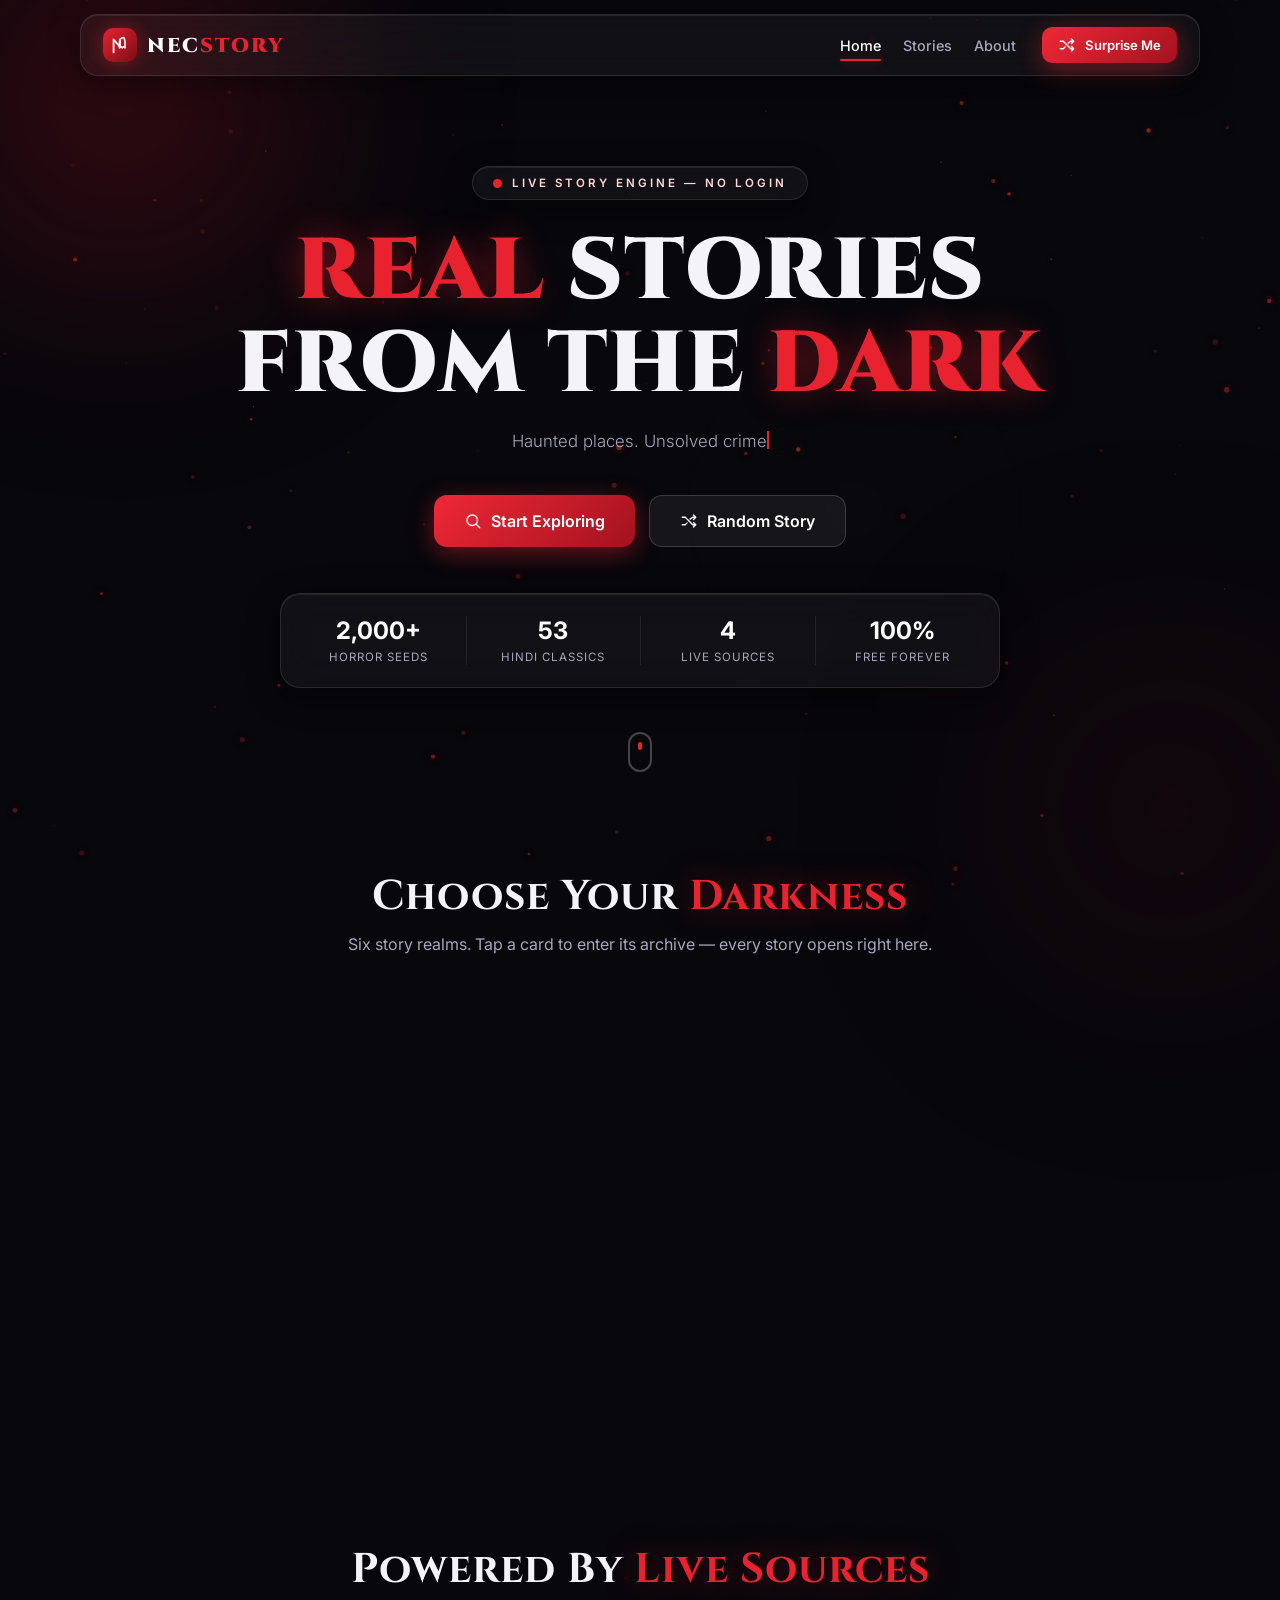
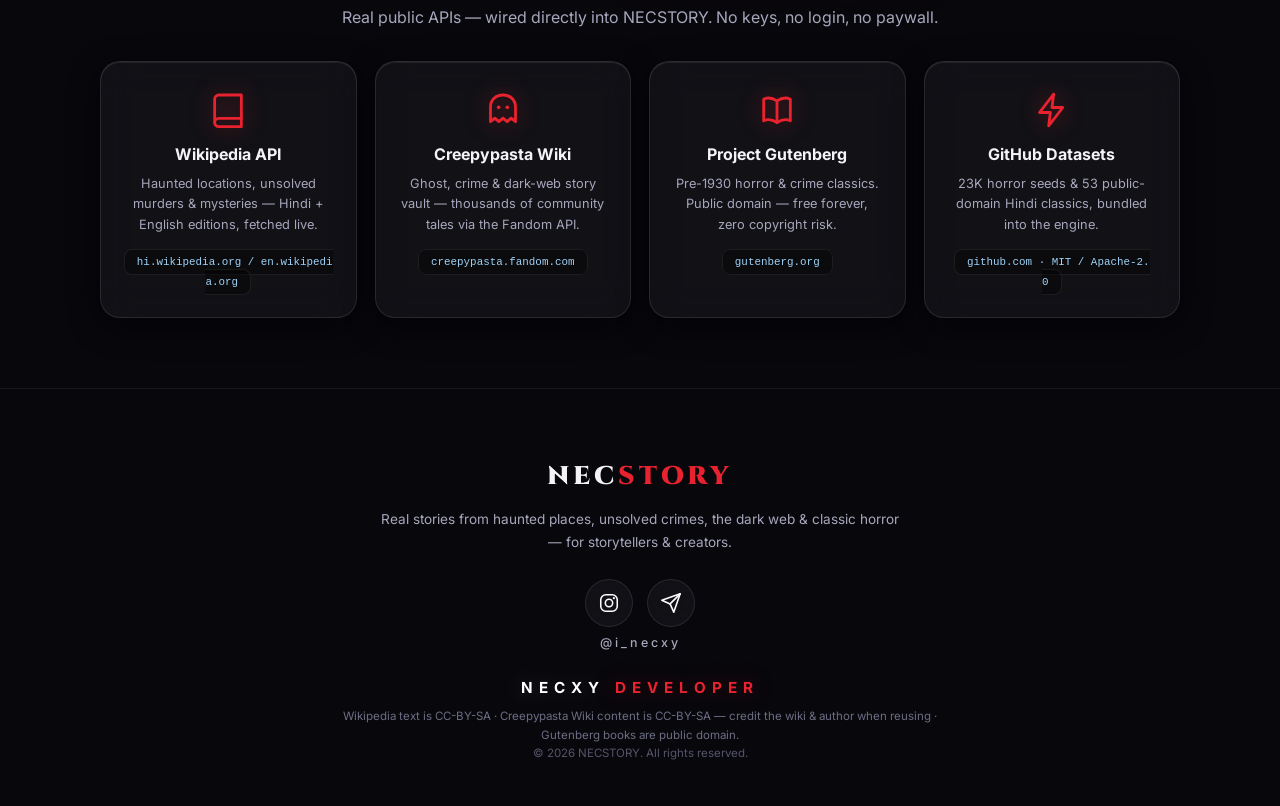
<file: index.html>
<!DOCTYPE html>
<html lang="en">
<head>
<meta charset="UTF-8">
<meta name="viewport" content="width=device-width, initial-scale=1.0">
<title>NECSTORY — Real Ghost, Crime, Dark Web & Mystery Stories</title>
<meta name="description" content="NECSTORY — discover real haunted places, unsolved crimes, dark web tales and mysteries. Live sources, no login.">
<link rel="preconnect" href="https://fonts.googleapis.com">
<link rel="preconnect" href="https://fonts.gstatic.com" crossorigin>
<link href="https://fonts.googleapis.com/css2?family=Cinzel:wght@500;700;900&family=Inter:wght@300;400;500;600;700&display=swap" rel="stylesheet">
<link rel="stylesheet" href="css/style.css">
</head>
<body data-page="home">

<canvas id="embers"></canvas>
<div class="orb orb-a"></div>
<div class="orb orb-b"></div>
<div class="orb orb-c"></div>

<!-- ================= NAV ================= -->
<header class="nav glass">
  <a class="brand" href="index.html">
    <span class="brand-mark" id="logoIcon"></span>
    <span class="brand-name">NEC<em>STORY</em></span>
  </a>
  <nav class="nav-links">
    <a href="index.html" data-nav="home">Home</a>
    <a href="stories.html" data-nav="stories">Stories</a>
    <a href="about.html" data-nav="about">About</a>
  </nav>
  <button class="btn btn-red btn-sm" id="navRandom">
    <span class="ic" data-icon="random"></span> Surprise Me
  </button>
</header>

<main>
  <!-- ================= HERO ================= -->
  <section class="hero">
    <div class="hero-inner">
      <div class="eyebrow glass"><span class="pulse"></span> LIVE STORY ENGINE — NO LOGIN</div>
      <h1 class="hero-title"><span class="t-red">REAL</span> STORIES<br>FROM THE <span class="t-red">DARK</span></h1>
      <p class="hero-sub"><span id="typer"></span><span class="caret"></span></p>
      <div class="hero-cta">
        <a href="stories.html" class="btn btn-red btn-lg"><span class="ic" data-icon="search"></span> Start Exploring</a>
        <button class="btn btn-ghost btn-lg" id="heroRandom"><span class="ic" data-icon="random"></span> Random Story</button>
      </div>
      <div class="stats glass">
        <div class="stat"><b>2,000+</b><span>Horror Seeds</span></div>
        <div class="stat"><b>53</b><span>Hindi Classics</span></div>
        <div class="stat"><b>4</b><span>Live Sources</span></div>
        <div class="stat"><b>100%</b><span>Free Forever</span></div>
      </div>
    </div>
    <div class="scroll-hint"><span></span></div>
  </section>

  <!-- ================= CATEGORIES ================= -->
  <section id="categories" class="section">
    <div class="sec-head reveal">
      <h2>Choose Your <span class="t-red">Darkness</span></h2>
      <p>Six story realms. Tap a card to enter its archive — every story opens right here.</p>
    </div>
    <div class="cat-grid" id="catGrid"></div>
  </section>

  <!-- ================= SOURCES ================= -->
  <section id="sources" class="section">
    <div class="sec-head reveal">
      <h2>Powered By <span class="t-red">Live Sources</span></h2>
      <p>Real public APIs — wired directly into NECSTORY. No keys, no login, no paywall.</p>
    </div>
    <div class="src-grid">
      <div class="src-card glass reveal">
        <span class="ic ic-lg" data-icon="book"></span>
        <h3>Wikipedia API</h3>
        <p>Haunted locations, unsolved murders & mysteries — Hindi + English editions, fetched live.</p>
        <code>hi.wikipedia.org / en.wikipedia.org</code>
      </div>
      <div class="src-card glass reveal">
        <span class="ic ic-lg" data-icon="ghost"></span>
        <h3>Creepypasta Wiki</h3>
        <p>Ghost, crime & dark-web story vault — thousands of community tales via the Fandom API.</p>
        <code>creepypasta.fandom.com</code>
      </div>
      <div class="src-card glass reveal">
        <span class="ic ic-lg" data-icon="classics"></span>
        <h3>Project Gutenberg</h3>
        <p>Pre-1930 horror & crime classics. Public domain — free forever, zero copyright risk.</p>
        <code>gutenberg.org</code>
      </div>
      <div class="src-card glass reveal">
        <span class="ic ic-lg" data-icon="seeds"></span>
        <h3>GitHub Datasets</h3>
        <p>23K horror seeds & 53 public-domain Hindi classics, bundled into the engine.</p>
        <code>github.com · MIT / Apache-2.0</code>
      </div>
    </div>
  </section>
</main>

<!-- ================= FOOTER ================= -->
<footer class="footer">
  <div class="foot-brand">NEC<em>STORY</em></div>
  <p class="foot-note">Real stories from haunted places, unsolved crimes, the dark web & classic horror — for storytellers & creators.</p>
  <div class="socials">
    <a class="soc" href="https://instagram.com/i_necxy" target="_blank" rel="noopener" aria-label="NECSTORY on Instagram"><span class="ic" data-icon="instagram"></span></a>
    <a class="soc" href="https://t.me/i_necxy" target="_blank" rel="noopener" aria-label="NECSTORY on Telegram"><span class="ic" data-icon="telegram"></span></a>
  </div>
  <p class="soc-handle">@i_necxy</p>
  <div class="dev-credit">NECXY <span>DEVELOPER</span></div>
  <p class="foot-disc">Wikipedia text is CC-BY-SA · Creepypasta Wiki content is CC-BY-SA — credit the wiki &amp; author when reusing · Gutenberg books are public domain.</p>
  <p class="foot-copy">© 2026 NECSTORY. All rights reserved.</p>
</footer>

<script src="js/config.js"></script>
<script src="js/icons.js"></script>
<script src="js/data-seeds.js"></script>
<script src="js/data-classics.js"></script>
<script src="js/app.js"></script>
</body>
</html>
</file>
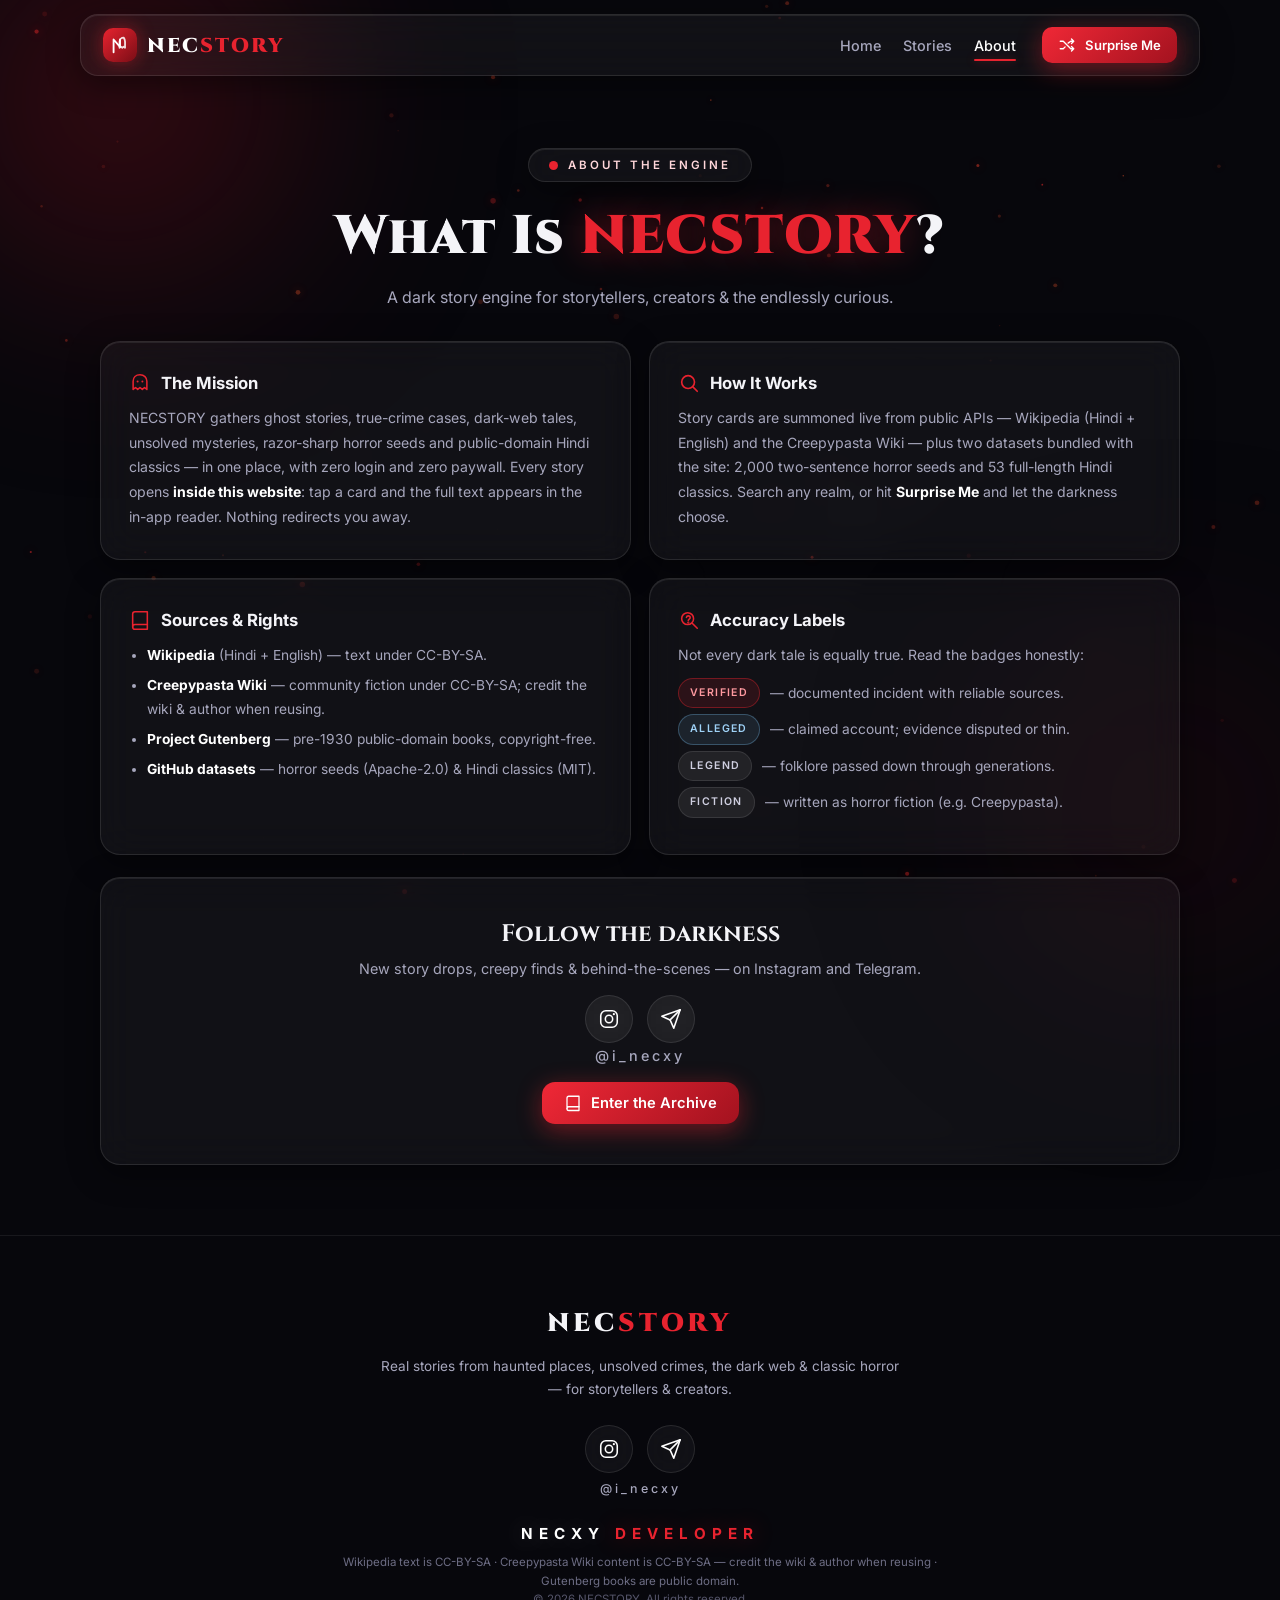
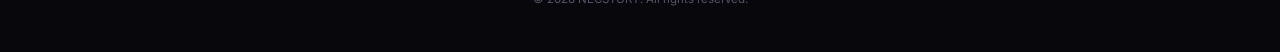
<file: about.html>
<!DOCTYPE html>
<html lang="en">
<head>
<meta charset="UTF-8">
<meta name="viewport" content="width=device-width, initial-scale=1.0">
<title>About — NECSTORY</title>
<meta name="description" content="What is NECSTORY? Sources, licensing and accuracy labels behind the dark story engine.">
<link rel="preconnect" href="https://fonts.googleapis.com">
<link rel="preconnect" href="https://fonts.gstatic.com" crossorigin>
<link href="https://fonts.googleapis.com/css2?family=Cinzel:wght@500;700;900&family=Inter:wght@300;400;500;600;700&display=swap" rel="stylesheet">
<link rel="stylesheet" href="css/style.css">
</head>
<body data-page="about">

<canvas id="embers"></canvas>
<div class="orb orb-a"></div>
<div class="orb orb-b"></div>
<div class="orb orb-c"></div>

<!-- ================= NAV ================= -->
<header class="nav glass">
  <a class="brand" href="index.html">
    <span class="brand-mark" id="logoIcon"></span>
    <span class="brand-name">NEC<em>STORY</em></span>
  </a>
  <nav class="nav-links">
    <a href="index.html" data-nav="home">Home</a>
    <a href="stories.html" data-nav="stories">Stories</a>
    <a href="about.html" data-nav="about">About</a>
  </nav>
  <button class="btn btn-red btn-sm" id="navRandom">
    <span class="ic" data-icon="random"></span> Surprise Me
  </button>
</header>

<main>
  <!-- ================= PAGE HERO ================= -->
  <section class="page-hero">
    <div class="eyebrow glass"><span class="pulse"></span> ABOUT THE ENGINE</div>
    <h1>What Is <span class="t-red">NECSTORY</span>?</h1>
    <p>A dark story engine for storytellers, creators & the endlessly curious.</p>
  </section>

  <section class="section" style="padding-top:26px">
    <div class="about-grid">
      <div class="about-card glass reveal">
        <h3><span class="ic" data-icon="ghost"></span> The Mission</h3>
        <p>NECSTORY gathers ghost stories, true-crime cases, dark-web tales, unsolved mysteries, razor-sharp horror seeds and public-domain Hindi classics — in one place, with zero login and zero paywall. Every story opens <b>inside this website</b>: tap a card and the full text appears in the in-app reader. Nothing redirects you away.</p>
      </div>
      <div class="about-card glass reveal">
        <h3><span class="ic" data-icon="search"></span> How It Works</h3>
        <p>Story cards are summoned live from public APIs — Wikipedia (Hindi + English) and the Creepypasta Wiki — plus two datasets bundled with the site: 2,000 two-sentence horror seeds and 53 full-length Hindi classics. Search any realm, or hit <b>Surprise Me</b> and let the darkness choose.</p>
      </div>
      <div class="about-card glass reveal">
        <h3><span class="ic" data-icon="book"></span> Sources &amp; Rights</h3>
        <ul>
          <li><b>Wikipedia</b> (Hindi + English) — text under CC-BY-SA.</li>
          <li><b>Creepypasta Wiki</b> — community fiction under CC-BY-SA; credit the wiki &amp; author when reusing.</li>
          <li><b>Project Gutenberg</b> — pre-1930 public-domain books, copyright-free.</li>
          <li><b>GitHub datasets</b> — horror seeds (Apache-2.0) &amp; Hindi classics (MIT).</li>
        </ul>
      </div>
      <div class="about-card glass reveal">
        <h3><span class="ic" data-icon="mystery"></span> Accuracy Labels</h3>
        <p>Not every dark tale is equally true. Read the badges honestly:</p>
        <ul class="label-list">
          <li><span class="badge year">VERIFIED</span> — documented incident with reliable sources.</li>
          <li><span class="badge src">ALLEGED</span> — claimed account; evidence disputed or thin.</li>
          <li><span class="badge">LEGEND</span> — folklore passed down through generations.</li>
          <li><span class="badge">FICTION</span> — written as horror fiction (e.g. Creepypasta).</li>
        </ul>
      </div>
    </div>

    <div class="about-cta glass reveal">
      <h3>Follow the darkness</h3>
      <p>New story drops, creepy finds &amp; behind-the-scenes — on Instagram and Telegram.</p>
      <div class="socials" style="margin:18px 0 4px">
        <a class="soc" href="https://instagram.com/i_necxy" target="_blank" rel="noopener" aria-label="NECSTORY on Instagram"><span class="ic" data-icon="instagram"></span></a>
        <a class="soc" href="https://t.me/i_necxy" target="_blank" rel="noopener" aria-label="NECSTORY on Telegram"><span class="ic" data-icon="telegram"></span></a>
      </div>
      <p class="soc-handle">@i_necxy</p>
      <a href="stories.html" class="btn btn-red" style="margin-top:18px"><span class="ic" data-icon="book"></span> Enter the Archive</a>
    </div>
  </section>
</main>

<!-- ================= FOOTER ================= -->
<footer class="footer">
  <div class="foot-brand">NEC<em>STORY</em></div>
  <p class="foot-note">Real stories from haunted places, unsolved crimes, the dark web & classic horror — for storytellers & creators.</p>
  <div class="socials">
    <a class="soc" href="https://instagram.com/i_necxy" target="_blank" rel="noopener" aria-label="NECSTORY on Instagram"><span class="ic" data-icon="instagram"></span></a>
    <a class="soc" href="https://t.me/i_necxy" target="_blank" rel="noopener" aria-label="NECSTORY on Telegram"><span class="ic" data-icon="telegram"></span></a>
  </div>
  <p class="soc-handle">@i_necxy</p>
  <div class="dev-credit">NECXY <span>DEVELOPER</span></div>
  <p class="foot-disc">Wikipedia text is CC-BY-SA · Creepypasta Wiki content is CC-BY-SA — credit the wiki &amp; author when reusing · Gutenberg books are public domain.</p>
  <p class="foot-copy">© 2026 NECSTORY. All rights reserved.</p>
</footer>

<script src="js/config.js"></script>
<script src="js/icons.js"></script>
<script src="js/app.js"></script>
</body>
</html>
</file>
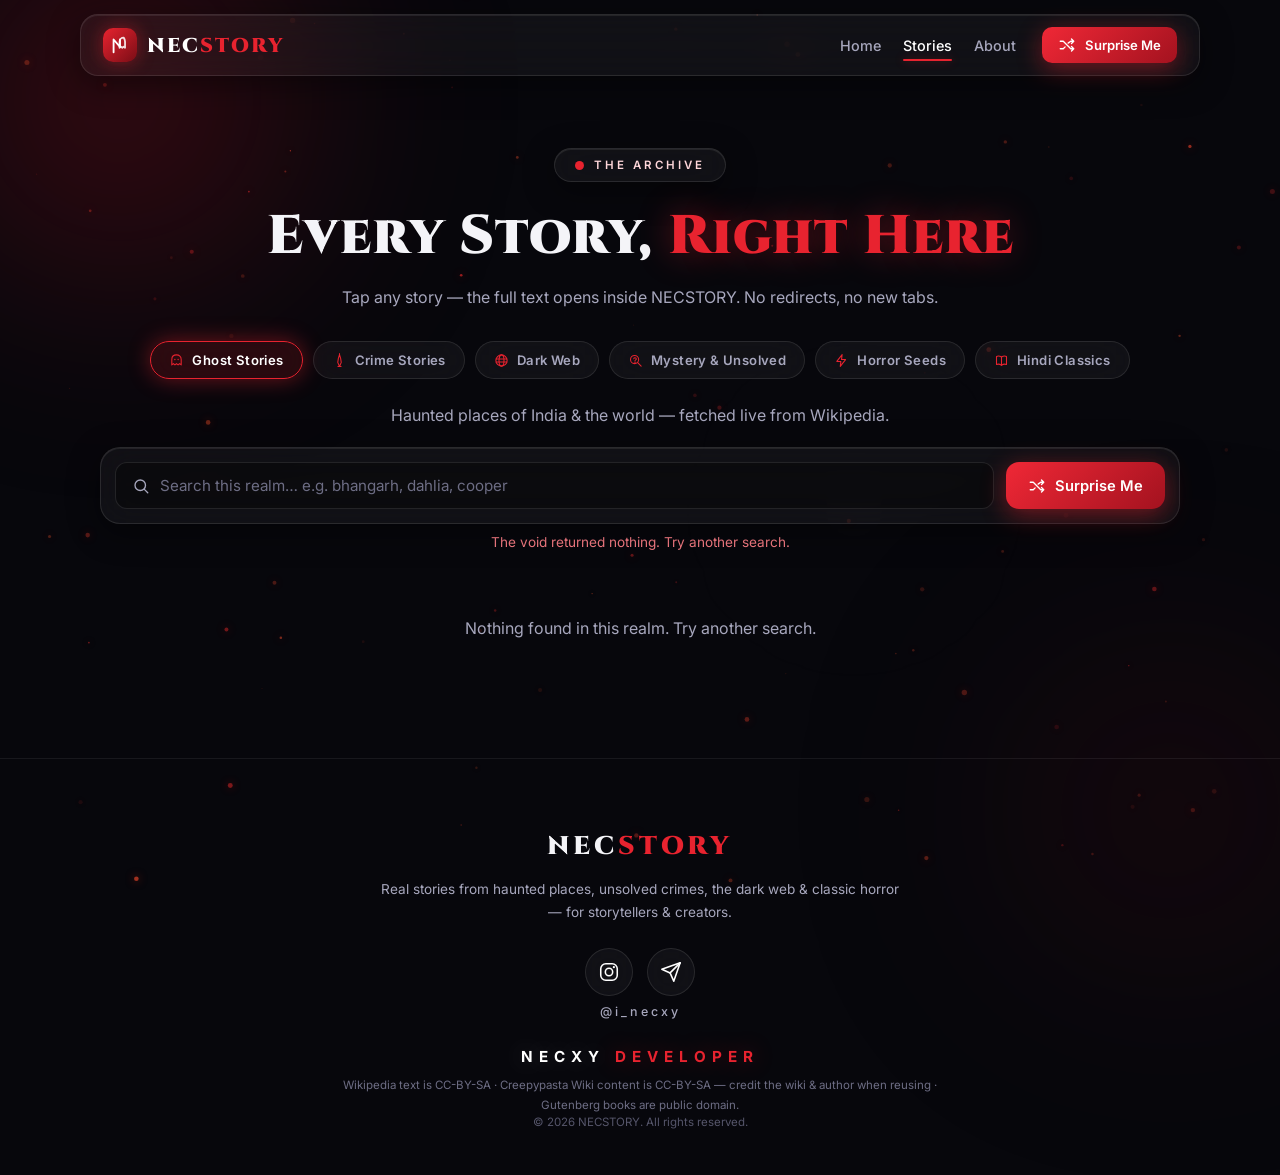
<file: stories.html>
<!DOCTYPE html>
<html lang="en">
<head>
<meta charset="UTF-8">
<meta name="viewport" content="width=device-width, initial-scale=1.0">
<title>Stories — NECSTORY</title>
<meta name="description" content="Browse the NECSTORY archive: ghost stories, crime cases, dark web tales, mysteries, horror seeds and Hindi classics. Every story opens right here.">
<link rel="preconnect" href="https://fonts.googleapis.com">
<link rel="preconnect" href="https://fonts.gstatic.com" crossorigin>
<link href="https://fonts.googleapis.com/css2?family=Cinzel:wght@500;700;900&family=Inter:wght@300;400;500;600;700&display=swap" rel="stylesheet">
<link rel="stylesheet" href="css/style.css">
</head>
<body data-page="stories">

<canvas id="embers"></canvas>
<div class="orb orb-a"></div>
<div class="orb orb-b"></div>
<div class="orb orb-c"></div>

<!-- ================= NAV ================= -->
<header class="nav glass">
  <a class="brand" href="index.html">
    <span class="brand-mark" id="logoIcon"></span>
    <span class="brand-name">NEC<em>STORY</em></span>
  </a>
  <nav class="nav-links">
    <a href="index.html" data-nav="home">Home</a>
    <a href="stories.html" data-nav="stories">Stories</a>
    <a href="about.html" data-nav="about">About</a>
  </nav>
  <button class="btn btn-red btn-sm" id="navRandom">
    <span class="ic" data-icon="random"></span> Surprise Me
  </button>
</header>

<main>
  <!-- ================= PAGE HERO ================= -->
  <section class="page-hero">
    <div class="eyebrow glass"><span class="pulse"></span> THE ARCHIVE</div>
    <h1>Every Story, <span class="t-red">Right Here</span></h1>
    <p>Tap any story — the full text opens inside NECSTORY. No redirects, no new tabs.</p>
  </section>

  <!-- ================= EXPLORE ================= -->
  <section class="section" style="padding-top:26px">
    <div class="cat-pills reveal" id="catPills"></div>
    <div class="sec-head reveal" style="margin-bottom:22px">
      <p id="exploreSub" style="margin-top:0">Haunted places of India &amp; the world — fetched live from Wikipedia.</p>
    </div>
    <div class="toolbar glass reveal">
      <div class="search-wrap">
        <span class="ic" data-icon="search"></span>
        <input type="text" id="searchInput" placeholder="Search this realm… e.g. bhangarh, dahlia, cooper">
      </div>
      <button class="btn btn-red" id="surpriseBtn"><span class="ic" data-icon="random"></span> Surprise Me</button>
    </div>
    <div id="status" class="status"></div>
    <div class="story-grid" id="storyGrid"></div>
  </section>
</main>

<!-- ================= FOOTER ================= -->
<footer class="footer">
  <div class="foot-brand">NEC<em>STORY</em></div>
  <p class="foot-note">Real stories from haunted places, unsolved crimes, the dark web & classic horror — for storytellers & creators.</p>
  <div class="socials">
    <a class="soc" href="https://instagram.com/i_necxy" target="_blank" rel="noopener" aria-label="NECSTORY on Instagram"><span class="ic" data-icon="instagram"></span></a>
    <a class="soc" href="https://t.me/i_necxy" target="_blank" rel="noopener" aria-label="NECSTORY on Telegram"><span class="ic" data-icon="telegram"></span></a>
  </div>
  <p class="soc-handle">@i_necxy</p>
  <div class="dev-credit">NECXY <span>DEVELOPER</span></div>
  <p class="foot-disc">Wikipedia text is CC-BY-SA · Creepypasta Wiki content is CC-BY-SA — credit the wiki &amp; author when reusing · Gutenberg books are public domain.</p>
  <p class="foot-copy">© 2026 NECSTORY. All rights reserved.</p>
</footer>

<!-- ================= STORY MODAL (in-app reader) ================= -->
<div class="modal-overlay" id="modalOverlay">
  <div class="modal glass-strong">
    <button class="modal-close" id="modalClose"><span class="ic" data-icon="close"></span></button>
    <div class="modal-badges" id="modalBadges"></div>
    <h2 id="modalTitle"></h2>
    <div class="modal-body" id="modalBody"></div>
    <div class="modal-actions">
      <span class="modal-src" id="modalSrcLine"></span>
      <button class="btn btn-ghost btn-sm" id="modalNext"><span class="ic" data-icon="random"></span> Another Random</button>
    </div>
  </div>
</div>

<script src="js/config.js"></script>
<script src="js/icons.js"></script>
<script src="js/data-seeds.js"></script>
<script src="js/data-classics.js"></script>
<script src="js/app.js"></script>
</body>
</html>
</file>
<file: css/style.css>
/* ============ NECSTORY — Red / Black / White Glassmorphism ============ */
:root {
  --bg: #07070c;
  --bg2: #0d0d15;
  --red: #e8232f;
  --red-glow: rgba(232, 35, 47, .45);
  --white: #f4f4f8;
  --muted: #a7a7bd;
  --glass: rgba(255, 255, 255, .045);
  --glass-border: rgba(255, 255, 255, .1);
  --radius: 20px;
}
* { box-sizing: border-box; margin: 0; padding: 0; }
html { scroll-behavior: smooth; }
body {
  background: var(--bg);
  color: var(--white);
  font-family: 'Inter', system-ui, sans-serif;
  overflow-x: hidden;
  min-height: 100vh;
}
::selection { background: var(--red); color: #fff; }

/* ---------- animated background ---------- */
#embers { position: fixed; inset: 0; z-index: 0; pointer-events: none; }
.orb { position: fixed; border-radius: 50%; filter: blur(110px); z-index: 0; pointer-events: none; opacity: .5; }
.orb-a { width: 480px; height: 480px; background: radial-gradient(circle, #a3121f, transparent 70%); top: -140px; left: -120px; animation: drift 22s ease-in-out infinite alternate; }
.orb-b { width: 420px; height: 420px; background: radial-gradient(circle, #3d0a12, transparent 70%); bottom: -120px; right: -100px; animation: drift 26s ease-in-out infinite alternate-reverse; }
.orb-c { width: 300px; height: 300px; background: radial-gradient(circle, rgba(255,255,255,.06), transparent 70%); top: 40%; left: 55%; animation: drift 30s ease-in-out infinite alternate; }
@keyframes drift { to { transform: translate(60px, 40px) scale(1.12); } }

/* ---------- glass helpers ---------- */
.glass {
  background: var(--glass);
  border: 1px solid var(--glass-border);
  backdrop-filter: blur(18px);
  -webkit-backdrop-filter: blur(18px);
  border-radius: var(--radius);
  box-shadow: 0 8px 32px rgba(0, 0, 0, .45), inset 0 1px 0 rgba(255,255,255,.08);
}
.glass-strong {
  background: rgba(14, 14, 22, .82);
  border: 1px solid rgba(255,255,255,.12);
  backdrop-filter: blur(28px);
  -webkit-backdrop-filter: blur(28px);
  border-radius: 24px;
  box-shadow: 0 24px 80px rgba(0,0,0,.7), 0 0 60px var(--red-glow);
}

/* ---------- nav ---------- */
.nav {
  position: sticky; top: 14px; z-index: 50;
  max-width: 1120px; margin: 14px auto 0; padding: 12px 22px;
  display: flex; align-items: center; gap: 26px;
  border-radius: 18px;
}
.brand { display: flex; align-items: center; gap: 10px; text-decoration: none; }
.brand-mark { width: 34px; height: 34px; display: grid; place-items: center;
  background: linear-gradient(135deg, var(--red), #7a0d16); border-radius: 10px;
  box-shadow: 0 0 18px var(--red-glow); }
.brand-mark svg { width: 22px; height: 22px; }
.brand-name { font-family: 'Cinzel', serif; font-weight: 900; font-size: 1.25rem; letter-spacing: 2px; color: #fff; }
.brand-name em { font-style: normal; color: var(--red); }
.nav-links { display: flex; gap: 22px; margin-left: auto; }
.nav-links a { color: var(--muted); text-decoration: none; font-size: .9rem; font-weight: 500; transition: color .25s; position: relative; }
.nav-links a:hover { color: #fff; }
.nav-links a.active { color: #fff; }
.nav-links a.active::after { content: ''; position: absolute; left: 0; right: 0; bottom: -7px; height: 2px;
  background: var(--red); border-radius: 2px; box-shadow: 0 0 10px var(--red-glow); }

/* ---------- buttons / icons ---------- */
.btn { display: inline-flex; align-items: center; gap: 9px; border: none; cursor: pointer;
  font-family: inherit; font-weight: 600; font-size: .92rem; border-radius: 13px;
  padding: 12px 22px; text-decoration: none; transition: transform .2s, box-shadow .25s, background .25s; }
.btn:active { transform: scale(.97); }
.btn-red { background: linear-gradient(135deg, #f02836, #a3121f); color: #fff;
  box-shadow: 0 6px 24px var(--red-glow); }
.btn-red:hover { transform: translateY(-2px); box-shadow: 0 10px 32px var(--red-glow); }
.btn-ghost { background: rgba(255,255,255,.06); color: #fff; border: 1px solid rgba(255,255,255,.16); }
.btn-ghost:hover { background: rgba(255,255,255,.12); transform: translateY(-2px); }
.btn-sm { padding: 9px 16px; font-size: .82rem; border-radius: 10px; }
.btn-lg { padding: 15px 30px; font-size: 1rem; }
.ic { display: inline-flex; width: 18px; height: 18px; }
.ic svg { width: 100%; height: 100%; }
.ic-lg { width: 40px; height: 40px; }
.ic-lg svg { width: 100%; height: 100%; }

/* ---------- hero ---------- */
main { position: relative; z-index: 1; }
.hero { max-width: 1120px; margin: 0 auto; padding: 90px 20px 40px; text-align: center; position: relative; }
.eyebrow { display: inline-flex; align-items: center; gap: 10px; padding: 9px 20px; border-radius: 30px;
  font-size: .72rem; letter-spacing: 3px; font-weight: 600; color: #ffd7da; }
.pulse { width: 9px; height: 9px; border-radius: 50%; background: var(--red);
  box-shadow: 0 0 0 0 var(--red-glow); animation: pulse 1.8s infinite; }
@keyframes pulse { 70% { box-shadow: 0 0 0 12px transparent; } 100% { box-shadow: 0 0 0 0 transparent; } }
.hero-title { font-family: 'Cinzel', serif; font-weight: 900; font-size: clamp(2.6rem, 8vw, 5.4rem);
  line-height: 1.08; margin: 26px 0 18px; letter-spacing: 1px;
  animation: titleIn 1s cubic-bezier(.2,.8,.2,1) both; }
@keyframes titleIn { from { opacity: 0; transform: translateY(34px); } }
.t-red { color: var(--red); text-shadow: 0 0 34px var(--red-glow); }
.hero-sub { color: var(--muted); font-size: 1.05rem; min-height: 30px; font-weight: 300; }
.caret { display: inline-block; width: 2px; height: 1.1em; background: var(--red); vertical-align: -2px; animation: blink 1s steps(1) infinite; }
@keyframes blink { 50% { opacity: 0; } }
.hero-cta { display: flex; gap: 14px; justify-content: center; margin: 34px 0 46px; flex-wrap: wrap; }
.stats { display: grid; grid-template-columns: repeat(4, 1fr); max-width: 720px; margin: 0 auto; padding: 22px 10px; }
.stat b { display: block; font-size: 1.5rem; color: #fff; }
.stat span { font-size: .72rem; color: var(--muted); letter-spacing: 1px; text-transform: uppercase; }
.stat + .stat { border-left: 1px solid rgba(255,255,255,.08); }
.scroll-hint { margin: 44px auto 0; width: 24px; height: 40px; border: 2px solid rgba(255,255,255,.25);
  border-radius: 14px; position: relative; }
.scroll-hint span { position: absolute; top: 8px; left: 50%; width: 4px; height: 8px; margin-left: -2px;
  border-radius: 4px; background: var(--red); animation: wheel 1.8s infinite; }
@keyframes wheel { to { transform: translateY(14px); opacity: 0; } }

/* ---------- sections ---------- */
.section { max-width: 1120px; margin: 0 auto; padding: 56px 20px 10px; }
.sec-head { text-align: center; margin-bottom: 34px; }
.sec-head h2 { font-family: 'Cinzel', serif; font-size: clamp(1.7rem, 4.5vw, 2.6rem); letter-spacing: 1px; }
.sec-head p { color: var(--muted); margin-top: 10px; }
.reveal { opacity: 0; transform: translateY(28px); transition: opacity .7s ease, transform .7s cubic-bezier(.2,.8,.2,1); }
.reveal.visible { opacity: 1; transform: none; }

/* ---------- inner pages ---------- */
.page-hero { max-width: 1120px; margin: 0 auto; padding: 72px 20px 8px; text-align: center; position: relative; z-index: 1; }
.page-hero .eyebrow { margin-bottom: 18px; }
.page-hero h1 { font-family: 'Cinzel', serif; font-weight: 900; font-size: clamp(2rem, 6vw, 3.4rem); letter-spacing: 1px;
  animation: titleIn 1s cubic-bezier(.2,.8,.2,1) both; }
.page-hero p { color: var(--muted); margin-top: 14px; font-size: 1rem; }

/* ---------- category cards ---------- */
.cat-grid { display: grid; grid-template-columns: repeat(3, 1fr); gap: 18px; }
.cat-card { padding: 30px 22px; text-align: center; cursor: pointer; position: relative; overflow: hidden;
  transition: transform .3s, border-color .3s, box-shadow .3s; text-decoration: none; color: inherit; display: block; }
.cat-card::before { content: ''; position: absolute; inset: 0;
  background: radial-gradient(420px circle at 50% -10%, var(--red-glow), transparent 65%);
  opacity: 0; transition: opacity .4s; }
.cat-card:hover::before, .cat-card.active::before { opacity: 1; }
.cat-card:hover { transform: translateY(-6px); border-color: rgba(232,35,47,.5); }
.cat-card.active { border-color: var(--red); box-shadow: 0 0 34px var(--red-glow); transform: translateY(-4px); }
.cat-ic { width: 62px; height: 62px; margin: 0 auto 16px; display: grid; place-items: center;
  background: linear-gradient(135deg, rgba(232,35,47,.22), rgba(232,35,47,.05));
  border: 1px solid rgba(232,35,47,.4); border-radius: 18px; }
.cat-ic svg { width: 32px; height: 32px; }
.cat-card h3 { font-size: 1.02rem; margin-bottom: 8px; letter-spacing: .4px; }
.cat-card p { font-size: .8rem; color: var(--muted); line-height: 1.55; }
.cat-count { display: inline-block; margin-top: 12px; font-size: .7rem; letter-spacing: 2px;
  color: var(--red); font-weight: 700; }

/* ---------- category pills (stories page) ---------- */
.cat-pills { display: flex; gap: 10px; justify-content: center; flex-wrap: wrap; margin-bottom: 26px; position: relative; z-index: 1; }
.cat-pill { display: inline-flex; align-items: center; gap: 8px; padding: 10px 18px; border-radius: 30px;
  background: var(--glass); border: 1px solid var(--glass-border); color: var(--muted);
  font-family: inherit; font-size: .82rem; font-weight: 600; letter-spacing: .4px; cursor: pointer;
  backdrop-filter: blur(18px); -webkit-backdrop-filter: blur(18px);
  transition: all .25s; }
.cat-pill:hover { color: #fff; border-color: rgba(232,35,47,.5); transform: translateY(-2px); }
.cat-pill.active { color: #fff; border-color: var(--red); background: rgba(232,35,47,.14);
  box-shadow: 0 0 22px var(--red-glow); }
.cat-pill .ic { color: var(--red); }

/* ---------- toolbar / search ---------- */
.toolbar { display: flex; gap: 12px; padding: 14px; margin-bottom: 8px; flex-wrap: wrap; }
.search-wrap { flex: 1; min-width: 220px; display: flex; align-items: center; gap: 10px;
  background: rgba(0,0,0,.35); border: 1px solid rgba(255,255,255,.1); border-radius: 12px; padding: 0 16px; }
.search-wrap .ic { color: var(--muted); flex: 0 0 auto; }
.search-wrap input { flex: 1; background: none; border: none; outline: none; color: #fff;
  font-size: .95rem; padding: 13px 0; font-family: inherit; }
.search-wrap input::placeholder { color: #6d6d84; }
.status { text-align: center; color: var(--muted); font-size: .85rem; min-height: 24px; margin: 10px 0; }
.status.err { color: #ff8089; }

/* ---------- story cards ---------- */
.story-grid { display: grid; grid-template-columns: repeat(3, 1fr); gap: 18px; }
.story-card { padding: 24px 22px; display: flex; flex-direction: column; gap: 12px;
  transition: transform .3s, box-shadow .3s, border-color .3s; animation: cardIn .55s cubic-bezier(.2,.8,.2,1) both; }
@keyframes cardIn { from { opacity: 0; transform: translateY(22px) scale(.98); } }
.story-card:hover { transform: translateY(-5px); border-color: rgba(232,35,47,.45); box-shadow: 0 14px 44px rgba(0,0,0,.5), 0 0 26px rgba(232,35,47,.18); }
.story-top { display: flex; align-items: center; gap: 12px; }
.story-ic { width: 44px; height: 44px; flex: 0 0 auto; display: grid; place-items: center;
  background: rgba(232,35,47,.12); border: 1px solid rgba(232,35,47,.35); border-radius: 12px; }
.story-ic svg { width: 24px; height: 24px; }
.badges { display: flex; gap: 7px; flex-wrap: wrap; }
.badge { font-size: .66rem; font-weight: 600; letter-spacing: 1.4px; text-transform: uppercase;
  padding: 5px 11px; border-radius: 20px; background: rgba(255,255,255,.07);
  border: 1px solid rgba(255,255,255,.1); color: #cfcfe0; }
.badge.src { background: rgba(124,196,245,.1); border-color: rgba(124,196,245,.3); color: #9fd2f7; }
.badge.year { background: rgba(232,35,47,.12); border-color: rgba(232,35,47,.4); color: #ff9aa1; }
.story-card h3 { font-size: 1.02rem; line-height: 1.4; }
.story-card .excerpt { font-size: .86rem; color: var(--muted); line-height: 1.65; flex: 1;
  display: -webkit-box; -webkit-line-clamp: 4; -webkit-box-orient: vertical; overflow: hidden; }
.read-btn { align-self: flex-start; background: none; border: none; color: var(--red); font-weight: 700;
  font-size: .85rem; letter-spacing: 1px; cursor: pointer; font-family: inherit;
  display: inline-flex; align-items: center; gap: 7px; padding: 4px 0; }
.read-btn:hover { text-shadow: 0 0 14px var(--red-glow); }
.empty { grid-column: 1 / -1; text-align: center; color: var(--muted); padding: 50px 20px; }

/* ---------- sources ---------- */
.src-grid { display: grid; grid-template-columns: repeat(4, 1fr); gap: 18px; }
.src-card { padding: 28px 22px; text-align: center; transition: transform .3s; }
.src-card:hover { transform: translateY(-5px); }
.src-card .ic-lg { margin: 0 auto 14px; color: var(--red); filter: drop-shadow(0 0 12px var(--red-glow)); }
.src-card h3 { font-size: 1rem; margin-bottom: 10px; }
.src-card p { font-size: .8rem; color: var(--muted); line-height: 1.6; margin-bottom: 14px; }
.src-card code { font-size: .68rem; color: #9fd2f7; background: rgba(0,0,0,.4); padding: 6px 12px;
  border-radius: 8px; border: 1px solid rgba(255,255,255,.08); word-break: break-all; }

/* ---------- footer ---------- */
.footer { position: relative; z-index: 1; text-align: center; padding: 70px 20px 46px; margin-top: 60px;
  border-top: 1px solid rgba(255,255,255,.07); }
.foot-brand { font-family: 'Cinzel', serif; font-weight: 900; font-size: 1.6rem; letter-spacing: 4px; }
.foot-brand em { font-style: normal; color: var(--red); }
.foot-note { color: var(--muted); font-size: .85rem; max-width: 520px; margin: 14px auto; line-height: 1.7; }
.foot-disc { color: #6d6d84; font-size: .72rem; max-width: 620px; margin: 0 auto; line-height: 1.7; }
.socials { display: flex; gap: 14px; justify-content: center; margin: 24px 0 8px; }
.soc { width: 48px; height: 48px; display: grid; place-items: center; border-radius: 50%;
  color: #fff; background: var(--glass); border: 1px solid var(--glass-border);
  backdrop-filter: blur(18px); -webkit-backdrop-filter: blur(18px);
  transition: transform .25s, border-color .25s, box-shadow .25s; }
.soc:hover { transform: translateY(-3px); border-color: var(--red); box-shadow: 0 0 24px var(--red-glow); }
.soc .ic { width: 22px; height: 22px; }
.soc-handle { color: var(--muted); font-size: .78rem; letter-spacing: 3px; font-weight: 500; }
.dev-credit { margin: 28px auto 10px; font-size: .95rem; letter-spacing: 6px; font-weight: 700; color: #fff;
  text-shadow: 0 0 26px rgba(255,255,255,.28); }
.dev-credit span { color: var(--red); text-shadow: 0 0 22px var(--red-glow); }
.foot-copy { color: #55556a; font-size: .72rem; }

/* ---------- modal ---------- */
.modal-overlay { position: fixed; inset: 0; z-index: 100; background: rgba(4,4,8,.72);
  backdrop-filter: blur(8px); display: none; align-items: center; justify-content: center; padding: 18px; }
.modal-overlay.open { display: flex; animation: fadeIn .3s ease both; }
@keyframes fadeIn { from { opacity: 0; } }
.modal { width: 100%; max-width: 680px; max-height: 86vh; display: flex; flex-direction: column;
  padding: 34px 32px 26px; position: relative; animation: modalIn .45s cubic-bezier(.2,.9,.25,1.2) both; }
@keyframes modalIn { from { opacity: 0; transform: translateY(40px) scale(.96); } }
.modal.reveal-story .modal-body { animation: storyReveal 1.1s ease both; }
@keyframes storyReveal { from { opacity: 0; filter: blur(6px); } }
.modal-close { position: absolute; top: 16px; right: 16px; width: 38px; height: 38px; border-radius: 50%;
  background: rgba(255,255,255,.07); border: 1px solid rgba(255,255,255,.14); color: #fff;
  cursor: pointer; display: grid; place-items: center; }
.modal-close:hover { background: var(--red); border-color: var(--red); }
.modal-badges { display: flex; gap: 8px; margin-bottom: 14px; flex-wrap: wrap; }
.modal h2 { font-family: 'Cinzel', serif; font-size: 1.5rem; line-height: 1.35; margin-bottom: 16px; padding-right: 30px; }
.modal-body { overflow-y: auto; font-size: .94rem; line-height: 1.85; color: #d6d6e6; white-space: pre-wrap;
  padding-right: 8px; flex: 1; }
.modal-body::-webkit-scrollbar { width: 6px; }
.modal-body::-webkit-scrollbar-thumb { background: var(--red); border-radius: 4px; }
.modal-actions { display: flex; gap: 12px; margin-top: 22px; justify-content: space-between; align-items: center; }
.modal-src { font-size: .7rem; color: #6d6d84; letter-spacing: 1.2px; text-transform: uppercase; }
.loading-story { display: flex; align-items: center; justify-content: center; gap: 14px;
  padding: 70px 0; color: var(--muted); font-size: .9rem; letter-spacing: .5px; }
.spin { width: 26px; height: 26px; border-radius: 50%; flex: 0 0 auto;
  border: 3px solid rgba(255,255,255,.12); border-top-color: var(--red); animation: spin 1s linear infinite; }
@keyframes spin { to { transform: rotate(360deg); } }

/* ---------- about page ---------- */
.about-grid { display: grid; grid-template-columns: repeat(2, 1fr); gap: 18px; }
.about-card { padding: 30px 28px; }
.about-card h3 { font-size: 1.05rem; margin-bottom: 12px; display: flex; align-items: center; gap: 10px; }
.about-card h3 .ic { color: var(--red); width: 22px; height: 22px; }
.about-card p { color: var(--muted); font-size: .88rem; line-height: 1.75; }
.about-card p b { color: #fff; }
.about-card ul { padding-left: 18px; margin-top: 10px; }
.about-card li { color: var(--muted); font-size: .86rem; line-height: 1.75; margin-bottom: 6px; }
.about-card li b { color: #fff; }
.label-list { list-style: none; padding-left: 0 !important; }
.label-list li { display: flex; align-items: center; gap: 10px; }
.about-cta { margin-top: 22px; padding: 40px 28px; text-align: center; }
.about-cta h3 { font-family: 'Cinzel', serif; font-size: 1.5rem; margin-bottom: 10px; }
.about-cta p { color: var(--muted); font-size: .9rem; }

/* ---------- responsive ---------- */
@media (max-width: 900px) {
  .cat-grid, .story-grid { grid-template-columns: repeat(2, 1fr); }
  .src-grid { grid-template-columns: repeat(2, 1fr); }
  .about-grid { grid-template-columns: 1fr; }
  .nav-links { display: none; }
}
@media (max-width: 600px) {
  .cat-grid, .story-grid, .src-grid { grid-template-columns: 1fr; }
  .stats { grid-template-columns: repeat(2, 1fr); gap: 18px; }
  .stat:nth-child(3) { border-left: none; }
  .toolbar { flex-direction: column; }
  .modal { padding: 26px 20px 20px; }
  .nav { gap: 12px; padding: 10px 14px; }
}
</file>
